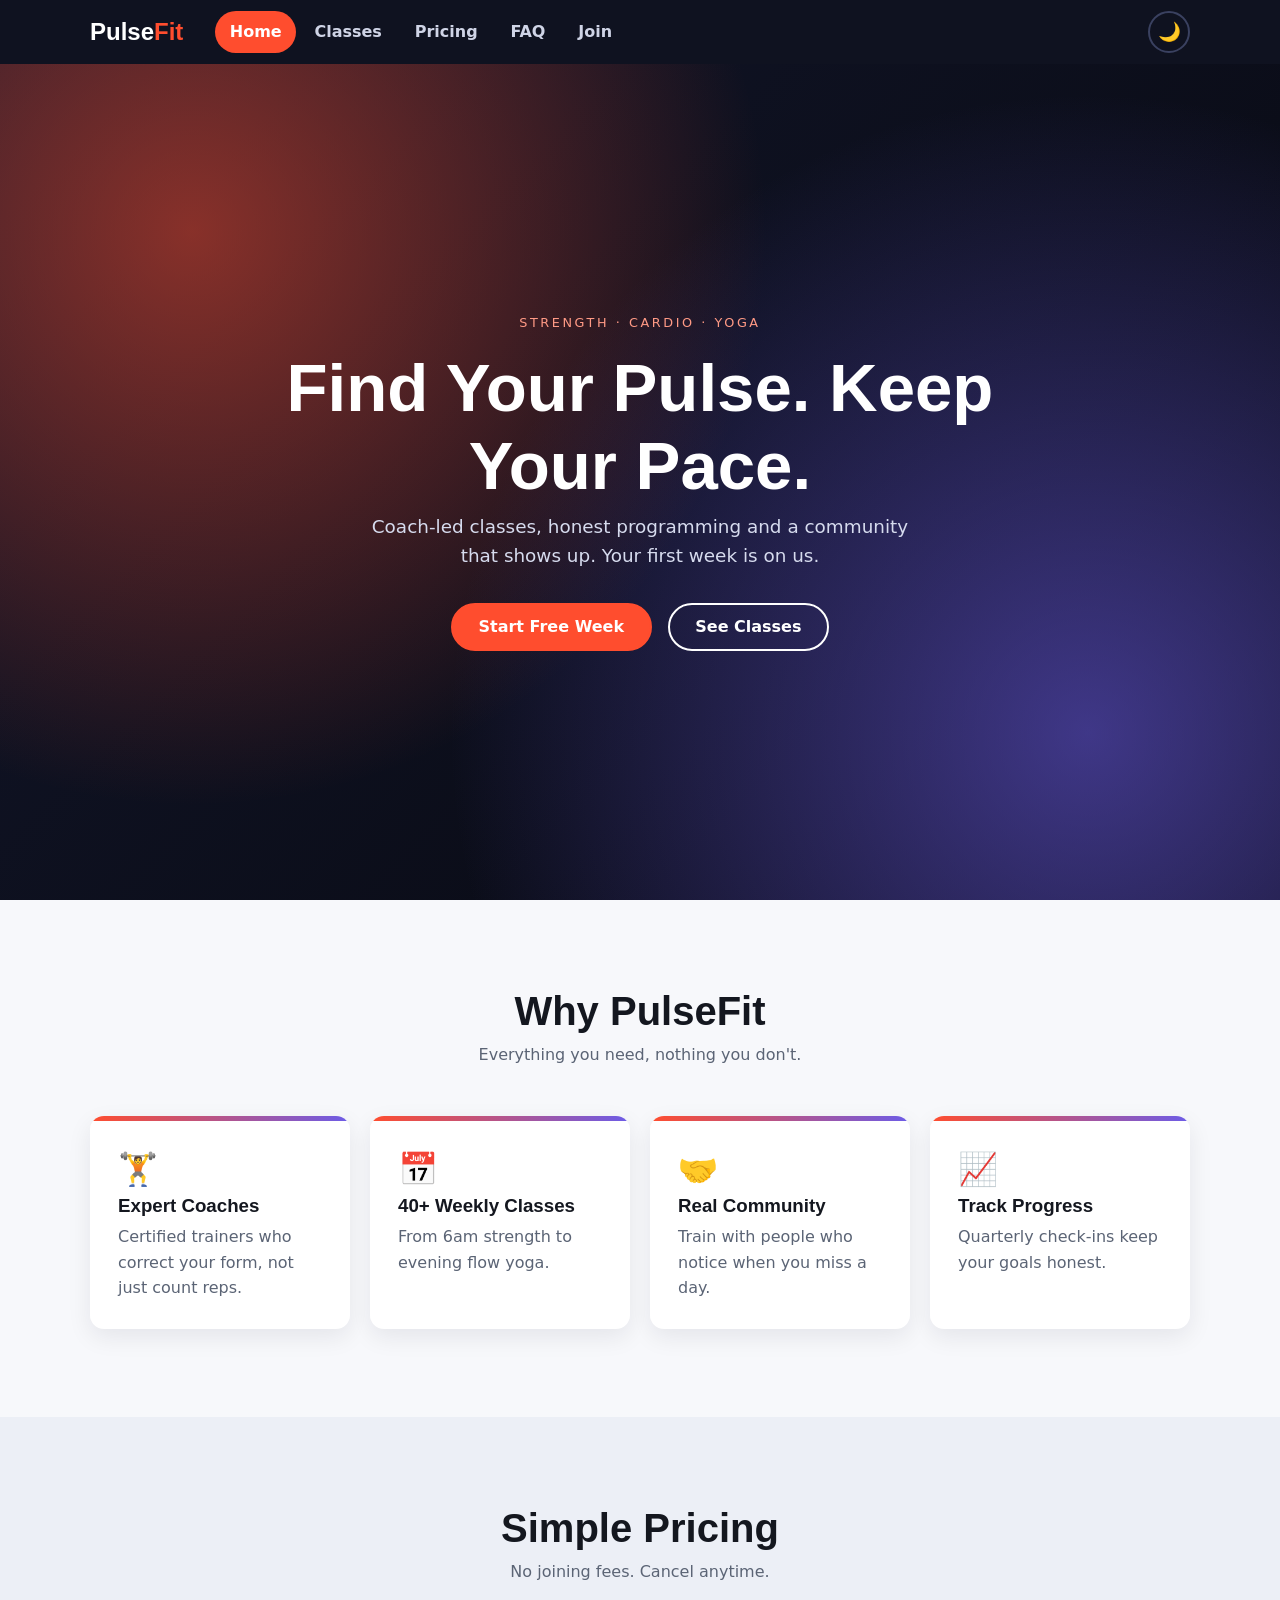
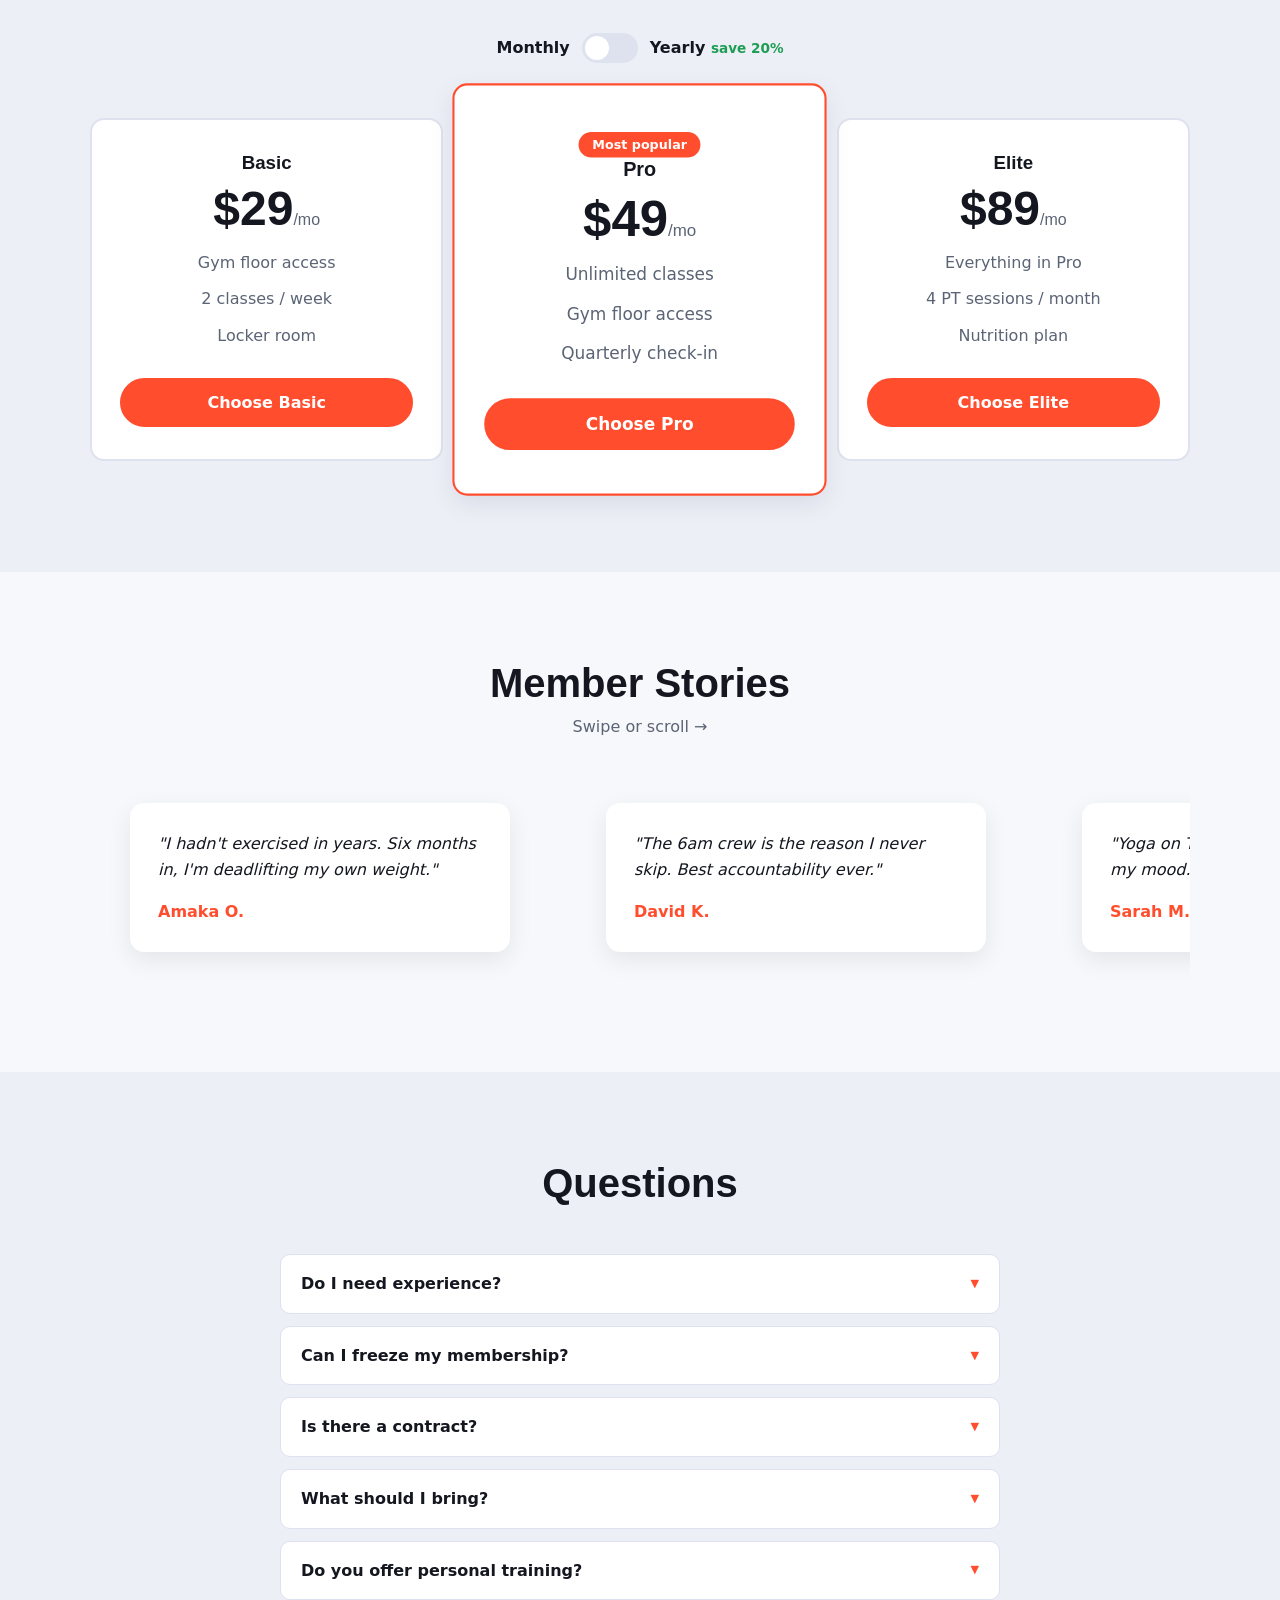
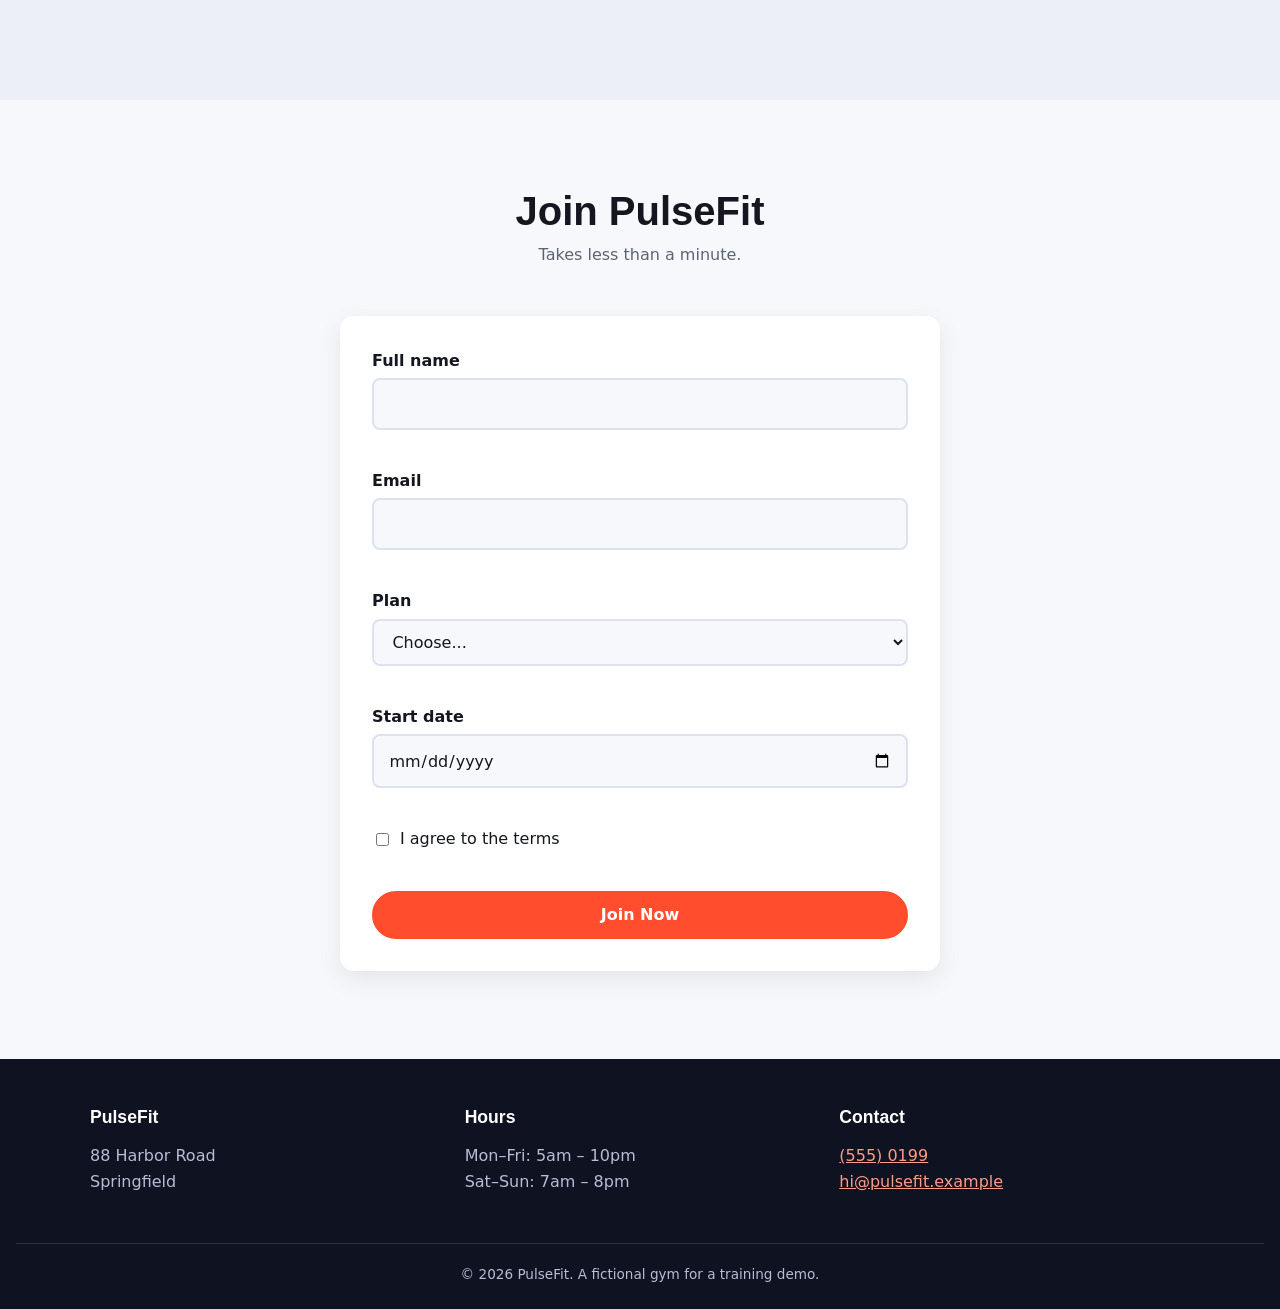
<file: index.html>
<!DOCTYPE html>
<html lang="en">
<head>
  <meta charset="UTF-8">
  <meta name="viewport" content="width=device-width, initial-scale=1.0">
  <meta name="description" content="PulseFit - classes, coaching and a community that keeps you moving.">
  <title>PulseFit | Move Better</title>
  <link rel="stylesheet" href="css/style.css">
  <script src="js/main.js" defer></script>
</head>
<body>

  <header class="site-header">
    <nav class="nav" aria-label="Main navigation">
      <a href="index.html" class="logo">Pulse<span>Fit</span></a>
      <ul class="nav-links" id="nav-links">
        <li><a href="index.html" aria-current="page">Home</a></li>
        <li><a href="classes.html">Classes</a></li>
        <li><a href="#pricing">Pricing</a></li>
        <li><a href="#faq">FAQ</a></li>
        <li><a href="#join">Join</a></li>
      </ul>
      <div class="nav-actions">
        <button class="icon-btn" id="theme-toggle" aria-label="Toggle dark mode">🌙</button>
        <button class="icon-btn menu-btn" id="menu-toggle" aria-label="Toggle menu" aria-expanded="false" aria-controls="nav-links">☰</button>
      </div>
    </nav>
  </header>

  <main>
    <section class="hero">
      <div class="hero-inner">
        <p class="eyebrow">Strength &middot; Cardio &middot; Yoga</p>
        <h1>Find Your Pulse. Keep Your Pace.</h1>
        <p>Coach-led classes, honest programming and a community that shows up. Your first week is on us.</p>
        <div class="hero-actions">
          <a href="#join" class="btn pulse">Start Free Week</a>
          <a href="classes.html" class="btn btn-ghost">See Classes</a>
        </div>
      </div>
    </section>

    <section class="section" id="features">
      <div class="container">
        <div class="section-head">
          <h2>Why PulseFit</h2>
          <p>Everything you need, nothing you don't.</p>
        </div>
        <div class="card-grid">
          <article class="card"><div class="emoji" aria-hidden="true">🏋️</div><h3>Expert Coaches</h3><p>Certified trainers who correct your form, not just count reps.</p></article>
          <article class="card"><div class="emoji" aria-hidden="true">📅</div><h3>40+ Weekly Classes</h3><p>From 6am strength to evening flow yoga.</p></article>
          <article class="card"><div class="emoji" aria-hidden="true">🤝</div><h3>Real Community</h3><p>Train with people who notice when you miss a day.</p></article>
          <article class="card"><div class="emoji" aria-hidden="true">📈</div><h3>Track Progress</h3><p>Quarterly check-ins keep your goals honest.</p></article>
        </div>
      </div>
    </section>

    <section class="section section-alt" id="pricing">
      <div class="container">
        <div class="section-head">
          <h2>Simple Pricing</h2>
          <p>No joining fees. Cancel anytime.</p>
        </div>

        <div class="billing">
          <span>Monthly</span>
          <button class="switch" id="billing-switch" role="switch" aria-checked="false" aria-label="Bill yearly"></button>
          <span>Yearly <span class="save">save 20%</span></span>
        </div>

        <div class="pricing">
          <article class="plan">
            <h3>Basic</h3>
            <p class="price">$<span data-monthly="29">29</span><small class="period">/mo</small></p>
            <ul><li>Gym floor access</li><li>2 classes / week</li><li>Locker room</li></ul>
            <a href="#join" class="btn btn-block">Choose Basic</a>
          </article>
          <article class="plan featured">
            <span class="badge">Most popular</span>
            <h3>Pro</h3>
            <p class="price">$<span data-monthly="49">49</span><small class="period">/mo</small></p>
            <ul><li>Unlimited classes</li><li>Gym floor access</li><li>Quarterly check-in</li></ul>
            <a href="#join" class="btn btn-block">Choose Pro</a>
          </article>
          <article class="plan">
            <h3>Elite</h3>
            <p class="price">$<span data-monthly="89">89</span><small class="period">/mo</small></p>
            <ul><li>Everything in Pro</li><li>4 PT sessions / month</li><li>Nutrition plan</li></ul>
            <a href="#join" class="btn btn-block">Choose Elite</a>
          </article>
        </div>
      </div>
    </section>

    <section class="section" id="testimonials">
      <div class="container">
        <div class="section-head">
          <h2>Member Stories</h2>
          <p>Swipe or scroll &rarr;</p>
        </div>
        <div class="testimonials" tabindex="0" aria-label="Member testimonials">
          <figure class="quote"><p>"I hadn't exercised in years. Six months in, I'm deadlifting my own weight."</p><cite>Amaka O.</cite></figure>
          <figure class="quote"><p>"The 6am crew is the reason I never skip. Best accountability ever."</p><cite>David K.</cite></figure>
          <figure class="quote"><p>"Yoga on Thursday fixed my back and my mood. Highly recommend."</p><cite>Sarah M.</cite></figure>
          <figure class="quote"><p>"Coaches actually remember your name and your goals."</p><cite>Tunde A.</cite></figure>
        </div>
      </div>
    </section>

    <section class="section section-alt" id="faq">
      <div class="container">
        <div class="section-head"><h2>Questions</h2></div>
        <div class="faq">
          <details><summary>Do I need experience?</summary><p>Not at all. Every class has beginner options and coaches adjust moves for you.</p></details>
          <details><summary>Can I freeze my membership?</summary><p>Yes, up to 60 days per year at no cost.</p></details>
          <details><summary>Is there a contract?</summary><p>No. All plans are month to month, or yearly if you want the discount.</p></details>
          <details><summary>What should I bring?</summary><p>Water, a towel and comfortable shoes. We provide mats and equipment.</p></details>
          <details><summary>Do you offer personal training?</summary><p>PT sessions are included in Elite and available to add on for any plan.</p></details>
        </div>
      </div>
    </section>

    <section class="section" id="join">
      <div class="container">
        <div class="section-head">
          <h2>Join PulseFit</h2>
          <p>Takes less than a minute.</p>
        </div>

        <form class="form" id="join-form" novalidate>
          <div class="field">
            <label for="name">Full name</label>
            <input type="text" id="name" name="name" autocomplete="name">
            <span class="error" role="alert"></span>
          </div>
          <div class="field">
            <label for="email">Email</label>
            <input type="email" id="email" name="email" autocomplete="email">
            <span class="error" role="alert"></span>
          </div>
          <div class="field">
            <label for="plan">Plan</label>
            <select id="plan" name="plan">
              <option value="">Choose...</option>
              <option value="basic">Basic</option>
              <option value="pro">Pro</option>
              <option value="elite">Elite</option>
            </select>
            <span class="error" role="alert"></span>
          </div>
          <div class="field">
            <label for="date">Start date</label>
            <input type="date" id="date" name="date">
            <span class="error" role="alert"></span>
          </div>
          <div class="field check">
            <label><input type="checkbox" name="terms"> I agree to the terms</label>
            <span class="error" role="alert"></span>
          </div>
          <button type="submit" class="btn btn-block">Join Now</button>
          <p class="success" id="form-success" role="status"></p>
        </form>
      </div>
    </section>
  </main>

  <footer class="footer">
    <div class="container footer-grid">
      <div><h3>PulseFit</h3><p>88 Harbor Road<br>Springfield</p></div>
      <div><h3>Hours</h3><p>Mon&ndash;Fri: 5am &ndash; 10pm<br>Sat&ndash;Sun: 7am &ndash; 8pm</p></div>
      <div><h3>Contact</h3><p><a href="tel:+15550199">(555) 0199</a><br><a href="mailto:hi@pulsefit.example">hi@pulsefit.example</a></p></div>
    </div>
    <p class="copyright">&copy; 2026 PulseFit. A fictional gym for a training demo.</p>
  </footer>

</body>
</html>
</file>
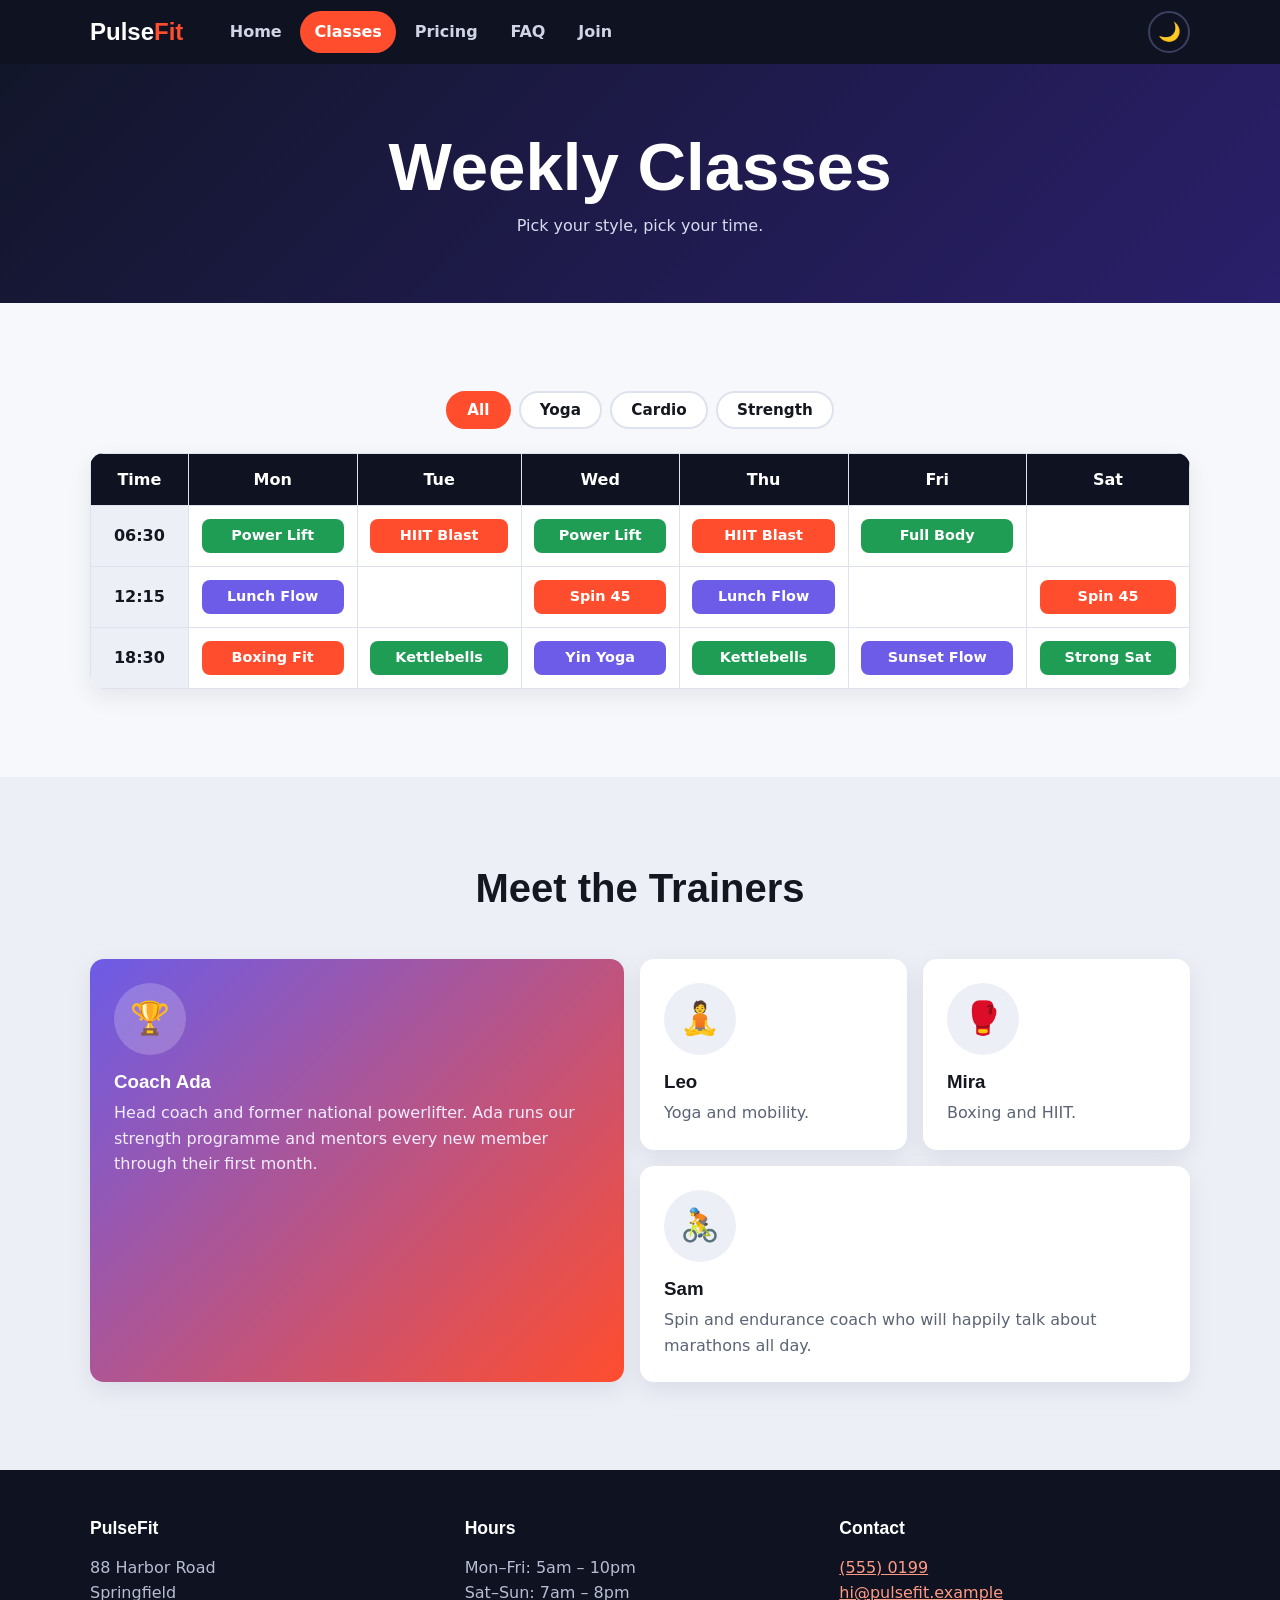
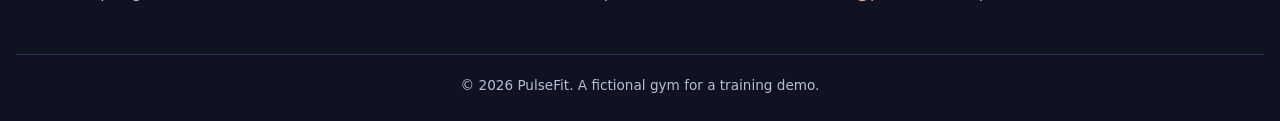
<file: classes.html>
<!DOCTYPE html>
<html lang="en">
<head>
  <meta charset="UTF-8">
  <meta name="viewport" content="width=device-width, initial-scale=1.0">
  <meta name="description" content="PulseFit weekly class timetable and trainers.">
  <title>Classes | PulseFit</title>
  <link rel="stylesheet" href="css/style.css">
  <script src="js/main.js" defer></script>
</head>
<body>

  <header class="site-header">
    <nav class="nav" aria-label="Main navigation">
      <a href="index.html" class="logo">Pulse<span>Fit</span></a>
      <ul class="nav-links" id="nav-links">
        <li><a href="index.html">Home</a></li>
        <li><a href="classes.html" aria-current="page">Classes</a></li>
        <li><a href="index.html#pricing">Pricing</a></li>
        <li><a href="index.html#faq">FAQ</a></li>
        <li><a href="index.html#join">Join</a></li>
      </ul>
      <div class="nav-actions">
        <button class="icon-btn" id="theme-toggle" aria-label="Toggle dark mode">🌙</button>
        <button class="icon-btn menu-btn" id="menu-toggle" aria-label="Toggle menu" aria-expanded="false" aria-controls="nav-links">☰</button>
      </div>
    </nav>
  </header>

  <main>
    <section class="page-hero">
      <h1>Weekly Classes</h1>
      <p>Pick your style, pick your time.</p>
    </section>

    <section class="section">
      <div class="container">
        <div class="filters" role="group" aria-label="Filter classes">
          <button class="filter active" data-filter="all" aria-pressed="true">All</button>
          <button class="filter" data-filter="yoga" aria-pressed="false">Yoga</button>
          <button class="filter" data-filter="cardio" aria-pressed="false">Cardio</button>
          <button class="filter" data-filter="strength" aria-pressed="false">Strength</button>
        </div>

        <div class="table-wrap" tabindex="0" aria-label="Class timetable">
          <table class="timetable">
            <caption class="sr-only" hidden>Weekly class timetable</caption>
            <thead>
              <tr><th scope="col">Time</th><th scope="col">Mon</th><th scope="col">Tue</th><th scope="col">Wed</th><th scope="col">Thu</th><th scope="col">Fri</th><th scope="col">Sat</th></tr>
            </thead>
            <tbody>
              <tr>
                <th scope="row">06:30</th>
                <td data-type="strength"><span>Power Lift</span></td>
                <td data-type="cardio"><span>HIIT Blast</span></td>
                <td data-type="strength"><span>Power Lift</span></td>
                <td data-type="cardio"><span>HIIT Blast</span></td>
                <td data-type="strength"><span>Full Body</span></td>
                <td></td>
              </tr>
              <tr>
                <th scope="row">12:15</th>
                <td data-type="yoga"><span>Lunch Flow</span></td>
                <td></td>
                <td data-type="cardio"><span>Spin 45</span></td>
                <td data-type="yoga"><span>Lunch Flow</span></td>
                <td></td>
                <td data-type="cardio"><span>Spin 45</span></td>
              </tr>
              <tr>
                <th scope="row">18:30</th>
                <td data-type="cardio"><span>Boxing Fit</span></td>
                <td data-type="strength"><span>Kettlebells</span></td>
                <td data-type="yoga"><span>Yin Yoga</span></td>
                <td data-type="strength"><span>Kettlebells</span></td>
                <td data-type="yoga"><span>Sunset Flow</span></td>
                <td data-type="strength"><span>Strong Sat</span></td>
              </tr>
            </tbody>
          </table>
        </div>
      </div>
    </section>

    <section class="section section-alt">
      <div class="container">
        <div class="section-head"><h2>Meet the Trainers</h2></div>
        <div class="trainers">
          <article class="trainer main"><div class="avatar" aria-hidden="true">🏆</div><h3>Coach Ada</h3><p>Head coach and former national powerlifter. Ada runs our strength programme and mentors every new member through their first month.</p></article>
          <article class="trainer"><div class="avatar" aria-hidden="true">🧘</div><h3>Leo</h3><p>Yoga and mobility.</p></article>
          <article class="trainer"><div class="avatar" aria-hidden="true">🥊</div><h3>Mira</h3><p>Boxing and HIIT.</p></article>
          <article class="trainer"><div class="avatar" aria-hidden="true">🚴</div><h3>Sam</h3><p>Spin and endurance coach who will happily talk about marathons all day.</p></article>
        </div>
      </div>
    </section>
  </main>

  <footer class="footer">
    <div class="container footer-grid">
      <div><h3>PulseFit</h3><p>88 Harbor Road<br>Springfield</p></div>
      <div><h3>Hours</h3><p>Mon&ndash;Fri: 5am &ndash; 10pm<br>Sat&ndash;Sun: 7am &ndash; 8pm</p></div>
      <div><h3>Contact</h3><p><a href="tel:+15550199">(555) 0199</a><br><a href="mailto:hi@pulsefit.example">hi@pulsefit.example</a></p></div>
    </div>
    <p class="copyright">&copy; 2026 PulseFit. A fictional gym for a training demo.</p>
  </footer>

</body>
</html>
</file>
<file: css/style.css>
/* ===== Tokens ===== */
:root {
  --bg: #f7f8fb;
  --bg-alt: #eceff6;
  --surface: #ffffff;
  --text: #14171f;
  --muted: #5b6475;
  --primary: #ff4d2e;
  --primary-dark: #d93a1d;
  --accent: #6c5ce7;
  --border: #dde2ee;
  --header: #0f1220;
  --radius: 14px;
  --shadow: 0 8px 24px rgb(15 18 32 / 0.08);
  --space: clamp(1rem, 3vw, 1.5rem);
  --font-heading: "Trebuchet MS", "Segoe UI", sans-serif;
  --font-body: system-ui, -apple-system, "Segoe UI", Roboto, sans-serif;
  --header-h: 64px;
}

:root[data-theme="dark"] {
  --bg: #0d0f18;
  --bg-alt: #141827;
  --surface: #1b2033;
  --text: #eef0f7;
  --muted: #a3abc0;
  --border: #2b3250;
  --shadow: 0 8px 24px rgb(0 0 0 / 0.45);
}

/* ===== Base ===== */
*, *::before, *::after { box-sizing: border-box; }
html { scroll-behavior: smooth; scroll-padding-top: var(--header-h); }
body {
  margin: 0;
  font-family: var(--font-body);
  line-height: 1.6;
  color: var(--text);
  background: var(--bg);
  transition: background 0.3s, color 0.3s;
}
img, svg { display: block; max-width: 100%; }
h1, h2, h3 { font-family: var(--font-heading); line-height: 1.15; margin: 0 0 0.5rem; }
h1 { font-size: clamp(2.2rem, 7vw, 4.2rem); }
h2 { font-size: clamp(1.7rem, 4vw, 2.5rem); }
a { color: var(--primary); }
:focus-visible { outline: 3px solid var(--accent); outline-offset: 3px; }

.container { width: min(1100px, 100% - 2rem); margin-inline: auto; }
.section { padding: clamp(3rem, 8vw, 5.5rem) 0; }
.section-alt { background: var(--bg-alt); }
.section-head { text-align: center; margin-bottom: 2.5rem; }
.section-head p { color: var(--muted); margin: 0; }

/* ===== Buttons ===== */
.btn {
  display: inline-block;
  padding: 0.8rem 1.6rem;
  font: 700 1rem var(--font-body);
  color: #fff;
  background: var(--primary);
  border: 2px solid var(--primary);
  border-radius: 999px;
  text-decoration: none;
  cursor: pointer;
  transition: background 0.2s, transform 0.2s, box-shadow 0.2s;
}
.btn:hover { background: var(--primary-dark); transform: translateY(-2px); box-shadow: 0 8px 18px rgb(255 77 46 / 0.35); }
.btn:disabled { opacity: 0.5; cursor: not-allowed; transform: none; box-shadow: none; }
.btn-ghost { background: transparent; color: #fff; border-color: #fff; }
.btn-ghost:hover { background: #fff; color: var(--header); box-shadow: none; }
.btn-block { width: 100%; }
.pulse { animation: pulse 2s infinite; }
@keyframes pulse {
  0%   { box-shadow: 0 0 0 0 rgb(255 77 46 / 0.6); }
  70%  { box-shadow: 0 0 0 16px rgb(255 77 46 / 0); }
  100% { box-shadow: 0 0 0 0 rgb(255 77 46 / 0); }
}

/* ===== Header ===== */
.site-header { position: sticky; top: 0; z-index: 100; background: var(--header); }
.nav {
  width: min(1100px, 100% - 2rem);
  margin-inline: auto;
  min-height: var(--header-h);
  display: flex;
  align-items: center;
  justify-content: space-between;
  gap: 1rem;
}
.logo { font: 800 1.5rem var(--font-heading); color: #fff; text-decoration: none; }
.logo span { color: var(--primary); }

.nav-links {
  position: absolute;
  top: var(--header-h); left: 0; right: 0;
  display: flex;
  flex-direction: column;
  list-style: none;
  margin: 0; padding: 0;
  background: var(--header);
  max-height: 0;
  overflow: hidden;
  transition: max-height 0.35s ease;
}
.nav-links.open { max-height: 420px; }
.nav-links a { display: block; padding: 0.9rem 1.5rem; color: #cfd4e6; text-decoration: none; font-weight: 600; }
.nav-links a:hover { color: #fff; }
.nav-links a[aria-current="page"] { color: #fff; box-shadow: inset 4px 0 0 var(--primary); }

.nav-actions { display: flex; align-items: center; gap: 0.5rem; margin-left: auto; }
.icon-btn {
  width: 42px; height: 42px;
  display: grid; place-items: center;
  font-size: 1.15rem;
  color: #fff;
  background: transparent;
  border: 2px solid #3a4160;
  border-radius: 50%;
  cursor: pointer;
}
.icon-btn:hover { border-color: var(--primary); }
.menu-btn { font-size: 1.4rem; }

/* ===== Hero ===== */
.hero {
  min-height: calc(100vh - var(--header-h));
  display: grid;
  place-items: center;
  text-align: center;
  padding: 4rem 1rem;
  color: #fff;
  background:
    radial-gradient(circle at 15% 20%, rgb(255 77 46 / 0.5), transparent 45%),
    radial-gradient(circle at 85% 80%, rgb(108 92 231 / 0.55), transparent 50%),
    linear-gradient(135deg, #12162a, #07080f);
}
.hero-inner { max-width: 760px; animation: rise 0.9s ease-out both; }
.hero p { font-size: 1.15rem; color: #d6dbee; margin: 0 auto 2rem; max-width: 560px; }
.hero .eyebrow { text-transform: uppercase; letter-spacing: 0.2em; font-size: 0.8rem; color: #ff9a85; margin-bottom: 1rem; }
.hero-actions { display: flex; flex-wrap: wrap; gap: 1rem; justify-content: center; }
@keyframes rise { from { opacity: 0; transform: translateY(28px); } to { opacity: 1; transform: none; } }

.page-hero { padding: 4rem 1rem; text-align: center; color: #fff; background: linear-gradient(135deg, #12162a, #2a1f6b); }
.page-hero p { margin: 0; color: #d6dbee; }

/* ===== Cards / features ===== */
.card-grid { display: grid; grid-template-columns: repeat(auto-fit, minmax(220px, 1fr)); gap: 1.25rem; }
.card {
  position: relative;
  overflow: hidden;
  padding: 1.75rem;
  background: var(--surface);
  border-radius: var(--radius);
  box-shadow: var(--shadow);
  transition: transform 0.3s;
}
.card::before {
  content: "";
  position: absolute;
  top: 0; left: 0;
  width: 100%; height: 5px;
  background: linear-gradient(90deg, var(--primary), var(--accent));
}
.card:hover { transform: translateY(-6px); }
.card .emoji { font-size: 2rem; }
.card p { color: var(--muted); margin: 0; }

/* ===== Pricing ===== */
.billing { display: flex; justify-content: center; align-items: center; gap: 0.75rem; margin-bottom: 2rem; font-weight: 600; }
.switch {
  position: relative;
  width: 56px; height: 30px;
  background: var(--border);
  border: 0;
  border-radius: 999px;
  cursor: pointer;
  transition: background 0.2s;
}
.switch::after {
  content: "";
  position: absolute;
  top: 3px; left: 3px;
  width: 24px; height: 24px;
  background: #fff;
  border-radius: 50%;
  transition: transform 0.25s;
}
.switch[aria-checked="true"] { background: var(--primary); }
.switch[aria-checked="true"]::after { transform: translateX(26px); }
.save { color: #1f9d55; font-size: 0.85rem; }

.pricing { display: grid; gap: 1.25rem; align-items: center; }
.plan {
  padding: 2rem 1.75rem;
  text-align: center;
  background: var(--surface);
  border: 2px solid var(--border);
  border-radius: var(--radius);
}
.plan.featured { border-color: var(--primary); box-shadow: var(--shadow); }
.plan .price { font: 800 3rem var(--font-heading); margin: 0.5rem 0; }
.plan .price small { font-size: 1rem; color: var(--muted); font-weight: 400; }
.plan ul { list-style: none; padding: 0; margin: 0 0 1.5rem; color: var(--muted); }
.plan li { padding: 0.35rem 0; }
.badge { display: inline-block; padding: 0.15rem 0.8rem; font-size: 0.75rem; font-weight: 700; color: #fff; background: var(--primary); border-radius: 999px; }

/* ===== Testimonials (scroll-snap) ===== */
.testimonials {
  display: flex;
  gap: 1rem;
  overflow-x: auto;
  padding-bottom: 1rem;
  scroll-snap-type: x mandatory;
}
.quote {
  flex: 0 0 min(85%, 380px);
  scroll-snap-align: center;
  padding: 1.75rem;
  background: var(--surface);
  border-radius: var(--radius);
  box-shadow: var(--shadow);
}
.quote p { margin: 0 0 1rem; font-style: italic; }
.quote cite { font-weight: 700; font-style: normal; color: var(--primary); }

/* ===== FAQ ===== */
.faq { max-width: 720px; margin-inline: auto; }
.faq details { background: var(--surface); border: 1px solid var(--border); border-radius: 10px; margin-bottom: 0.75rem; }
.faq summary {
  display: flex;
  justify-content: space-between;
  align-items: center;
  padding: 1rem 1.25rem;
  font-weight: 700;
  cursor: pointer;
  list-style: none;
}
.faq summary::-webkit-details-marker { display: none; }
.faq summary::after { content: "\25BC"; font-size: 0.7rem; color: var(--primary); transition: transform 0.25s; }
.faq details[open] summary::after { transform: rotate(180deg); }
.faq details p { margin: 0; padding: 0 1.25rem 1.25rem; color: var(--muted); }

/* ===== Form ===== */
.form { max-width: 600px; margin-inline: auto; padding: 2rem; background: var(--surface); border-radius: var(--radius); box-shadow: var(--shadow); }
.field { margin-bottom: 1.1rem; }
.field label { display: block; font-weight: 600; margin-bottom: 0.3rem; }
.form input:not([type="checkbox"]), .form select {
  width: 100%;
  padding: 0.7rem 0.9rem;
  font: inherit;
  color: var(--text);
  background: var(--bg);
  border: 2px solid var(--border);
  border-radius: 8px;
}
.form input:focus, .form select:focus { outline: none; border-color: var(--accent); box-shadow: 0 0 0 4px rgb(108 92 231 / 0.2); }
.field.invalid input, .field.invalid select { border-color: #d93025; }
.error { display: block; min-height: 1.2em; margin-top: 0.25rem; font-size: 0.85rem; color: #d93025; }
.check label { display: flex; gap: 0.5rem; align-items: center; font-weight: 400; }
.success { display: none; margin-top: 1rem; padding: 1rem; text-align: center; font-weight: 600; color: #145a32; background: #d4f5e0; border-radius: 8px; }
.success.show { display: block; }

/* ===== Timetable ===== */
.filters { display: flex; flex-wrap: wrap; justify-content: center; gap: 0.5rem; margin-bottom: 1.5rem; }
.filter {
  padding: 0.5rem 1.2rem;
  font: 600 0.95rem var(--font-body);
  color: var(--text);
  background: var(--surface);
  border: 2px solid var(--border);
  border-radius: 999px;
  cursor: pointer;
}
.filter:hover { border-color: var(--primary); }
.filter.active { color: #fff; background: var(--primary); border-color: var(--primary); }

.table-wrap { overflow-x: auto; border-radius: var(--radius); box-shadow: var(--shadow); }
.timetable { width: 100%; min-width: 760px; border-collapse: collapse; background: var(--surface); }
.timetable th, .timetable td { padding: 0.8rem; text-align: center; border: 1px solid var(--border); }
.timetable thead th { color: #fff; background: var(--header); }
.timetable tbody th { position: sticky; left: 0; background: var(--bg-alt); }
.timetable td span { display: block; padding: 0.35rem 0.5rem; font-size: 0.9rem; font-weight: 600; color: #fff; border-radius: 8px; }
.timetable td[data-type="yoga"] span { background: var(--accent); }
.timetable td[data-type="cardio"] span { background: var(--primary); }
.timetable td[data-type="strength"] span { background: #1f9d55; }
.timetable td.dim { opacity: 0.12; }

/* ===== Trainers (grid-template-areas) ===== */
.trainers { display: grid; gap: 1rem; grid-template-areas: "main" "a" "b" "c"; }
.trainer { padding: 1.5rem; background: var(--surface); border-radius: var(--radius); box-shadow: var(--shadow); }
.trainer .avatar { width: 72px; height: 72px; margin-bottom: 1rem; display: grid; place-items: center; font-size: 2rem; background: var(--bg-alt); border-radius: 50%; }
.trainer p { margin: 0; color: var(--muted); }
.trainer.main { grid-area: main; color: #fff; background: linear-gradient(135deg, var(--accent), var(--primary)); }
.trainer.main p { color: #f1ecff; }
.trainer.main .avatar { background: rgb(255 255 255 / 0.2); }
.trainer:nth-child(2) { grid-area: a; }
.trainer:nth-child(3) { grid-area: b; }
.trainer:nth-child(4) { grid-area: c; }

/* ===== Footer ===== */
.footer { padding: 3rem 0 1.5rem; color: #b6bdd4; background: var(--header); }
.footer h3 { color: #fff; font-size: 1.1rem; }
.footer-grid { display: grid; gap: 1.5rem; }
.footer a { color: #ff9a85; }
.copyright { margin: 2rem 1rem 0; padding-top: 1.25rem; text-align: center; font-size: 0.85rem; border-top: 1px solid #2a3050; }

/* ===== Breakpoints (mobile-first) ===== */
@media (min-width: 700px) {
  .menu-btn { display: none; }
  .nav { gap: 2rem; }
  .nav-links {
    position: static;
    flex-direction: row;
    gap: 0.25rem;
    max-height: none;
    overflow: visible;
    background: none;
  }
  .nav-links a { padding: 0.5rem 0.9rem; border-radius: 999px; }
  .nav-links a[aria-current="page"] { background: var(--primary); box-shadow: none; }
  .pricing { grid-template-columns: repeat(3, 1fr); }
  .plan.featured { transform: scale(1.06); padding-block: 2.6rem; }
  .footer-grid { grid-template-columns: repeat(3, 1fr); }
  .trainers {
    grid-template-columns: repeat(3, 1fr);
    grid-template-areas:
      "main main a"
      "main main b"
      "c    c    c";
  }
}

@media (min-width: 1000px) {
  .section-head { margin-bottom: 3rem; }
  .trainers {
    grid-template-columns: 2fr 1fr 1fr;
    grid-template-areas:
      "main a b"
      "main c c";
  }
}

@media (prefers-reduced-motion: reduce) {
  html { scroll-behavior: auto; }
  *, *::before, *::after { animation: none !important; transition: none !important; }
}
</file>
